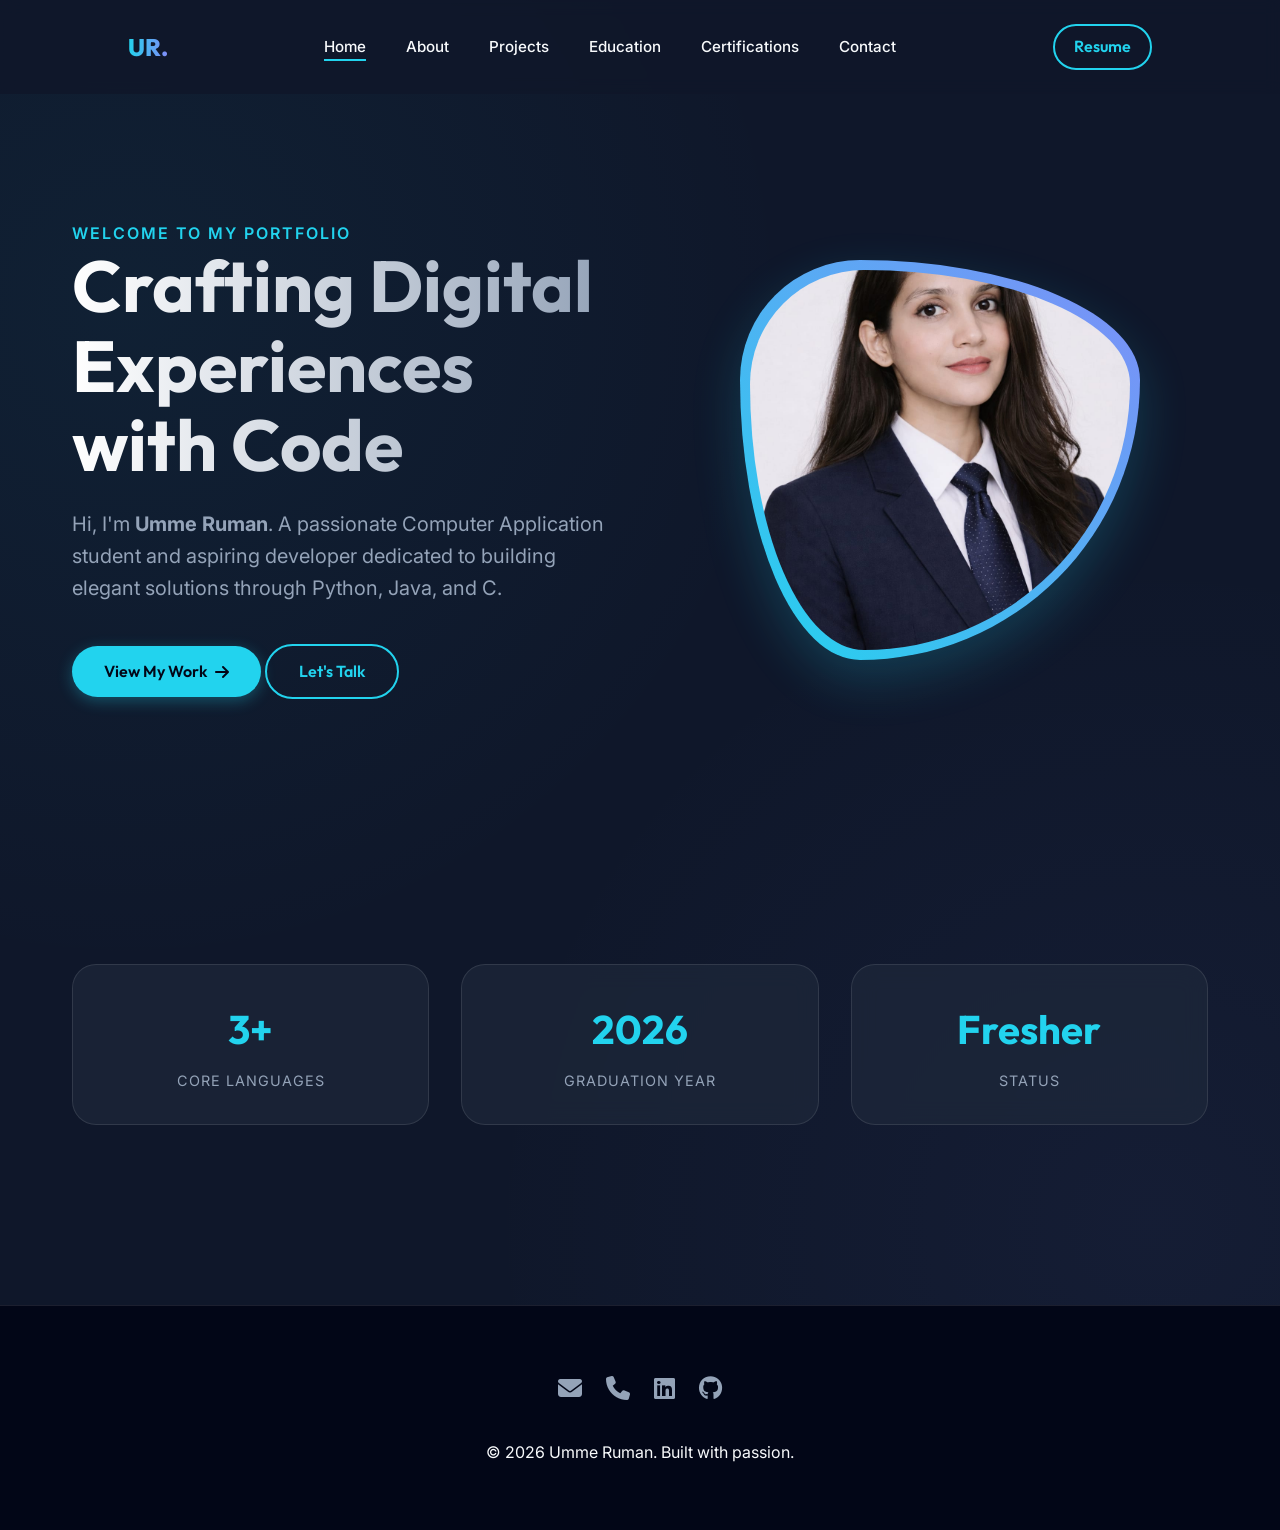
<file: index.html>
<!DOCTYPE html>
<html lang="en">
<head>
    <meta charset="UTF-8">
    <meta name="viewport" content="width=device-width, initial-scale=1.0">
    <title>Umme Ruman | Professional Portfolio</title>
    <link rel="stylesheet" href="css/style.css">
    <link rel="stylesheet" href="https://cdnjs.cloudflare.com/ajax/libs/font-awesome/6.4.0/css/all.min.css">
    <style>
        .hero {
            display: flex;
            align-items: center;
            justify-content: space-between;
            min-height: 80vh;
            gap: 4rem;
        }

        .hero-content {
            flex: 1;
        }

        .hero-content h1 {
            font-size: 4.5rem;
            line-height: 1.1;
            margin-bottom: 1.5rem;
            background: linear-gradient(to right, #fff, var(--text-muted));
            -webkit-background-clip: text;
            -webkit-text-fill-color: transparent;
        }

        .hero-content p {
            font-size: 1.25rem;
            color: var(--text-muted);
            margin-bottom: 2.5rem;
            max-width: 600px;
        }

        .hero-image-container {
            flex: 1;
            display: flex;
            justify-content: center;
            position: relative;
        }

        .hero-image {
            width: 400px;
            height: 400px;
            border-radius: 30% 70% 70% 30% / 30% 30% 70% 70%;
            background: linear-gradient(45deg, var(--primary), var(--secondary));
            padding: 10px;
            box-shadow: 0 20px 50px rgba(34, 211, 238, 0.2);
            transition: var(--transition);
            overflow: hidden;
        }

        .hero-image img {
            width: 100%;
            height: 100%;
            object-fit: cover;
            border-radius: inherit;
        }

        .hero-image:hover {
            border-radius: 50%;
        }

        .stats-grid {
            display: grid;
            grid-template-columns: repeat(3, 1fr);
            gap: 2rem;
            margin-top: 4rem;
        }

        .stat-card {
            padding: 2rem;
            text-align: center;
        }

        .stat-card h3 {
            font-size: 2.5rem;
            color: var(--primary);
            margin-bottom: 0.5rem;
        }

        .stat-card p {
            color: var(--text-muted);
            font-size: 0.9rem;
            text-transform: uppercase;
            letter-spacing: 1px;
        }

        @media (max-width: 992px) {
            .hero {
                flex-direction: column-reverse;
                text-align: center;
                gap: 2rem;
            }
            .hero-content h1 { font-size: 3rem; }
            .hero-image { width: 300px; height: 300px; }
            .stats-grid { grid-template-columns: 1fr; }
        }
    </style>
</head>
<body>
    <nav>
        <a href="index.html" class="logo">UR.</a>
        <ul class="nav-links">
            <li><a href="index.html" class="active">Home</a></li>
            <li><a href="about.html">About</a></li>
            <li><a href="projects.html">Projects</a></li>
            <li><a href="education.html">Education</a></li>
            <li><a href="certifications.html">Certifications</a></li>
            <li><a href="contact.html">Contact</a></li>
        </ul>
        <a href="assets/resume.jpg" target="_blank" class="btn btn-outline" style="padding: 0.5rem 1.2rem;">Resume</a>
    </nav>

    <div class="container">
        <section class="hero visible">
            <div class="hero-content">
                <span class="fade-in" style="color: var(--primary); font-weight: 600; letter-spacing: 2px;">WELCOME TO MY PORTFOLIO</span>
                <h1>Crafting Digital Experiences with Code</h1>
                <p>Hi, I'm <strong>Umme Ruman</strong>. A passionate Computer Application student and aspiring developer dedicated to building elegant solutions through Python, Java, and C.</p>
                <div class="btn-group">
                    <a href="projects.html" class="btn btn-primary">View My Work <i class="fas fa-arrow-right"></i></a>
                    <a href="contact.html" class="btn btn-outline">Let's Talk</a>
                </div>
            </div>
            <div class="hero-image-container">
                <div class="hero-image">
                    <img src="assets/photo.jpg" alt="Umme Ruman">
                </div>
            </div>
        </section>

        <section class="stats">
            <div class="stats-grid">
                <div class="glass stat-card">
                    <h3>3+</h3>
                    <p>Core Languages</p>
                </div>
                <div class="glass stat-card">
                    <h3>2026</h3>
                    <p>Graduation Year</p>
                </div>
                <div class="glass stat-card">
                    <h3>Fresher</h3>
                    <p>Status</p>
                </div>
            </div>
        </section>
    </div>

    <footer>
        <div class="social-links">
            <a href="mailto:ummeruman2424@gmail.com"><i class="fas fa-envelope"></i></a>
            <a href="tel:+91917975290362"><i class="fas fa-phone"></i></a>
            <a href="#"><i class="fab fa-linkedin"></i></a>
            <a href="#"><i class="fab fa-github"></i></a>
        </div>
        <p>&copy; 2026 Umme Ruman. Built with passion.</p>
    </footer>

    <script src="js/main.js"></script>
</body>
</html>
</file>
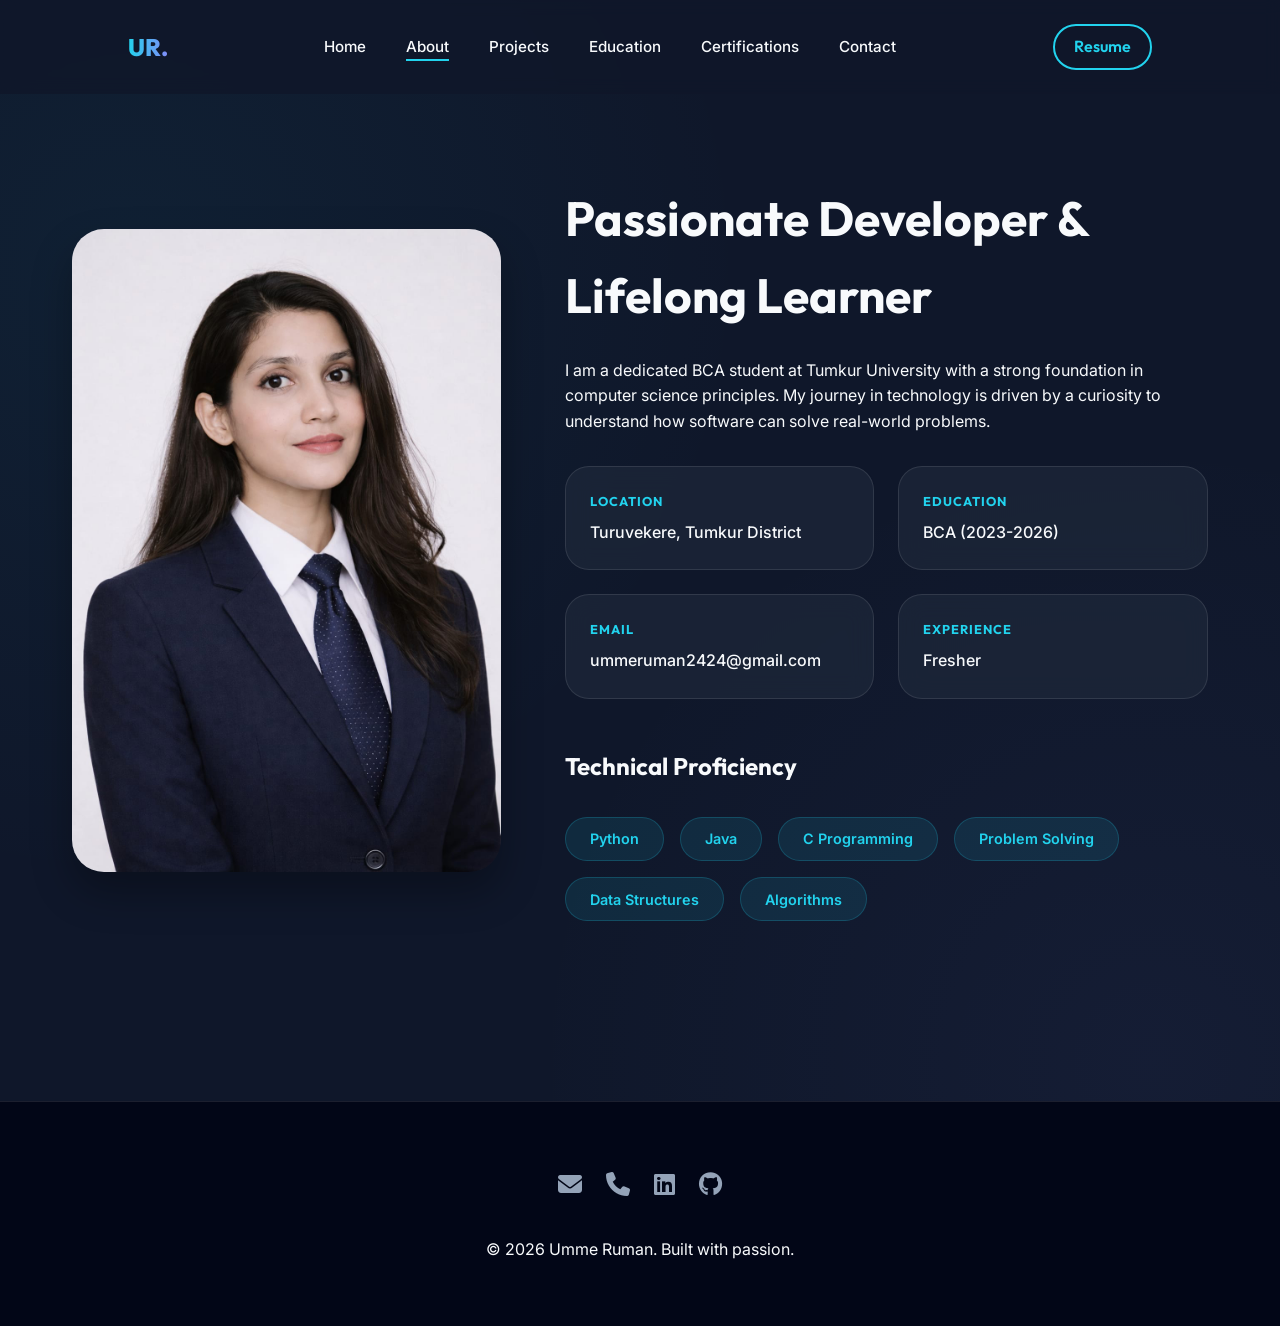
<file: about.html>
<!DOCTYPE html>
<html lang="en">
<head>
    <meta charset="UTF-8">
    <meta name="viewport" content="width=device-width, initial-scale=1.0">
    <title>About Me | Umme Ruman</title>
    <link rel="stylesheet" href="css/style.css">
    <link rel="stylesheet" href="https://cdnjs.cloudflare.com/ajax/libs/font-awesome/6.4.0/css/all.min.css">
    <style>
        .about-grid {
            display: grid;
            grid-template-columns: 1fr 1.5fr;
            gap: 4rem;
            align-items: center;
        }

        .about-image {
            width: 100%;
            border-radius: 2rem;
            overflow: hidden;
            box-shadow: 0 20px 40px rgba(0,0,0,0.3);
        }

        .about-image img {
            width: 100%;
            display: block;
        }

        .skill-list {
            display: flex;
            flex-wrap: wrap;
            gap: 1rem;
            margin-top: 2rem;
        }

        .skill-tag {
            padding: 0.6rem 1.5rem;
            background: rgba(34, 211, 238, 0.1);
            border: 1px solid rgba(34, 211, 238, 0.2);
            border-radius: 50px;
            color: var(--primary);
            font-weight: 600;
            font-size: 0.9rem;
            transition: var(--transition);
        }

        .skill-tag:hover {
            background: var(--primary);
            color: var(--bg-darker);
            transform: translateY(-5px);
        }

        .details-grid {
            display: grid;
            grid-template-columns: 1fr 1fr;
            gap: 1.5rem;
            margin-top: 2rem;
        }

        .detail-item {
            padding: 1.5rem;
        }

        .detail-item h4 {
            color: var(--primary);
            margin-bottom: 0.5rem;
            font-size: 0.8rem;
            text-transform: uppercase;
            letter-spacing: 1px;
        }

        .detail-item p {
            font-weight: 500;
        }

        @media (max-width: 992px) {
            .about-grid { grid-template-columns: 1fr; }
        }
    </style>
</head>
<body>
    <nav>
        <a href="index.html" class="logo">UR.</a>
        <ul class="nav-links">
            <li><a href="index.html">Home</a></li>
            <li><a href="about.html" class="active">About</a></li>
            <li><a href="projects.html">Projects</a></li>
            <li><a href="education.html">Education</a></li>
            <li><a href="certifications.html">Certifications</a></li>
            <li><a href="contact.html">Contact</a></li>
        </ul>
        <a href="assets/resume.jpg" target="_blank" class="btn btn-outline" style="padding: 0.5rem 1.2rem;">Resume</a>
    </nav>

    <div class="container">
        <section class="visible">
            <div class="about-grid">
                <div class="about-image">
                    <img src="assets/photo.jpg" alt="Umme Ruman">
                </div>
                <div class="about-content">
                    <h2 style="font-size: 3rem; margin-bottom: 1.5rem;">Passionate Developer & Lifelong Learner</h2>
                    <p>I am a dedicated BCA student at Tumkur University with a strong foundation in computer science principles. My journey in technology is driven by a curiosity to understand how software can solve real-world problems.</p>
                    
                    <div class="details-grid">
                        <div class="glass detail-item">
                            <h4>Location</h4>
                            <p>Turuvekere, Tumkur District</p>
                        </div>
                        <div class="glass detail-item">
                            <h4>Education</h4>
                            <p>BCA (2023-2026)</p>
                        </div>
                        <div class="glass detail-item">
                            <h4>Email</h4>
                            <p>ummeruman2424@gmail.com</p>
                        </div>
                        <div class="glass detail-item">
                            <h4>Experience</h4>
                            <p>Fresher</p>
                        </div>
                    </div>

                    <h3 style="margin-top: 3rem; font-size: 1.5rem;">Technical Proficiency</h3>
                    <div class="skill-list">
                        <span class="skill-tag">Python</span>
                        <span class="skill-tag">Java</span>
                        <span class="skill-tag">C Programming</span>
                        <span class="skill-tag">Problem Solving</span>
                        <span class="skill-tag">Data Structures</span>
                        <span class="skill-tag">Algorithms</span>
                    </div>
                </div>
            </div>
        </section>
    </div>

    <footer>
        <div class="social-links">
            <a href="mailto:ummeruman2424@gmail.com"><i class="fas fa-envelope"></i></a>
            <a href="tel:+91917975290362"><i class="fas fa-phone"></i></a>
            <a href="#"><i class="fab fa-linkedin"></i></a>
            <a href="#"><i class="fab fa-github"></i></a>
        </div>
        <p>&copy; 2026 Umme Ruman. Built with passion.</p>
    </footer>

    <script src="js/main.js"></script>
</body>
</html>
</file>
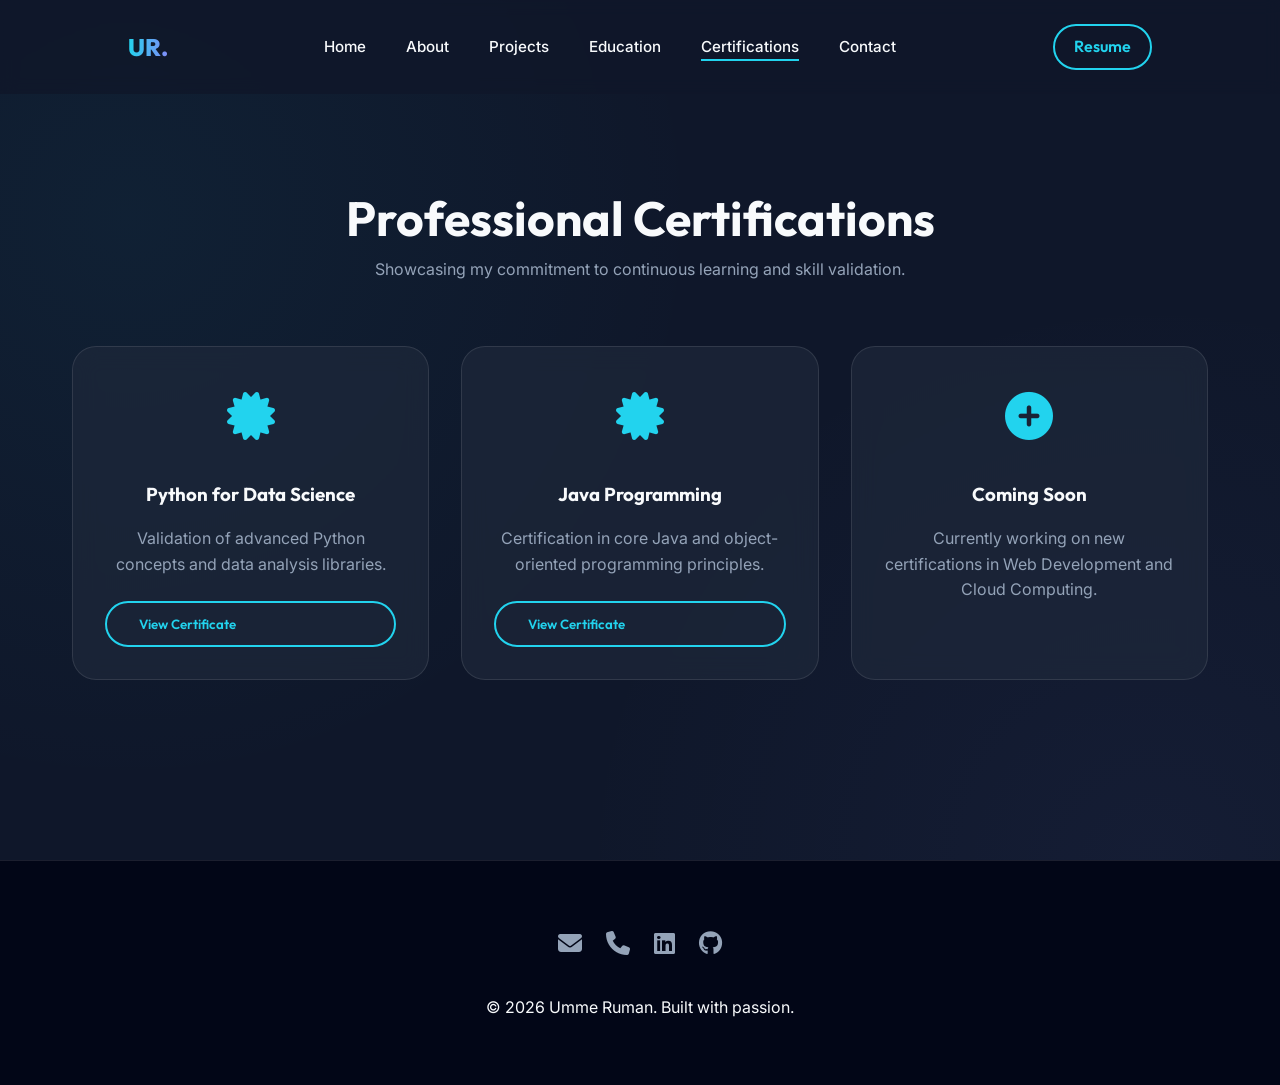
<file: certifications.html>
<!DOCTYPE html>
<html lang="en">
<head>
    <meta charset="UTF-8">
    <meta name="viewport" content="width=device-width, initial-scale=1.0">
    <title>Certifications | Umme Ruman</title>
    <link rel="stylesheet" href="css/style.css">
    <link rel="stylesheet" href="https://cdnjs.cloudflare.com/ajax/libs/font-awesome/6.4.0/css/all.min.css">
    <style>
        .cert-grid {
            display: grid;
            grid-template-columns: repeat(auto-fill, minmax(300px, 1fr));
            gap: 2rem;
            margin-top: 3rem;
        }

        .cert-card {
            padding: 2rem;
            text-align: center;
            transition: var(--transition);
        }

        .cert-card:hover {
            transform: scale(1.05);
            border-color: var(--primary);
        }

        .cert-icon {
            font-size: 3rem;
            color: var(--primary);
            margin-bottom: 1.5rem;
        }

        .cert-card h3 {
            margin-bottom: 1rem;
        }

        .cert-card p {
            color: var(--text-muted);
            margin-bottom: 1.5rem;
        }
    </style>
</head>
<body>
    <nav>
        <a href="index.html" class="logo">UR.</a>
        <ul class="nav-links">
            <li><a href="index.html">Home</a></li>
            <li><a href="about.html">About</a></li>
            <li><a href="projects.html">Projects</a></li>
            <li><a href="education.html">Education</a></li>
            <li><a href="certifications.html" class="active">Certifications</a></li>
            <li><a href="contact.html">Contact</a></li>
        </ul>
        <a href="assets/resume.jpg" target="_blank" class="btn btn-outline" style="padding: 0.5rem 1.2rem;">Resume</a>
    </nav>

    <div class="container">
        <section class="visible">
            <h2 style="font-size: 3rem; text-align: center;">Professional Certifications</h2>
            <p style="text-align: center; color: var(--text-muted); margin-bottom: 4rem;">Showcasing my commitment to continuous learning and skill validation.</p>
            
            <div class="cert-grid">
                <div class="glass cert-card">
                    <div class="cert-icon"><i class="fas fa-certificate"></i></div>
                    <h3>Python for Data Science</h3>
                    <p>Validation of advanced Python concepts and data analysis libraries.</p>
                    <button class="btn btn-outline" style="width: 100%;">View Certificate</button>
                </div>

                <div class="glass cert-card">
                    <div class="cert-icon"><i class="fas fa-certificate"></i></div>
                    <h3>Java Programming</h3>
                    <p>Certification in core Java and object-oriented programming principles.</p>
                    <button class="btn btn-outline" style="width: 100%;">View Certificate</button>
                </div>

                <div class="glass cert-card">
                    <div class="cert-icon"><i class="fas fa-plus-circle"></i></div>
                    <h3>Coming Soon</h3>
                    <p>Currently working on new certifications in Web Development and Cloud Computing.</p>
                </div>
            </div>
        </section>
    </div>

    <footer>
        <div class="social-links">
            <a href="mailto:ummeruman2424@gmail.com"><i class="fas fa-envelope"></i></a>
            <a href="tel:+91917975290362"><i class="fas fa-phone"></i></a>
            <a href="#"><i class="fab fa-linkedin"></i></a>
            <a href="#"><i class="fab fa-github"></i></a>
        </div>
        <p>&copy; 2026 Umme Ruman. Built with passion.</p>
    </footer>

    <script src="js/main.js"></script>
</body>
</html>
</file>
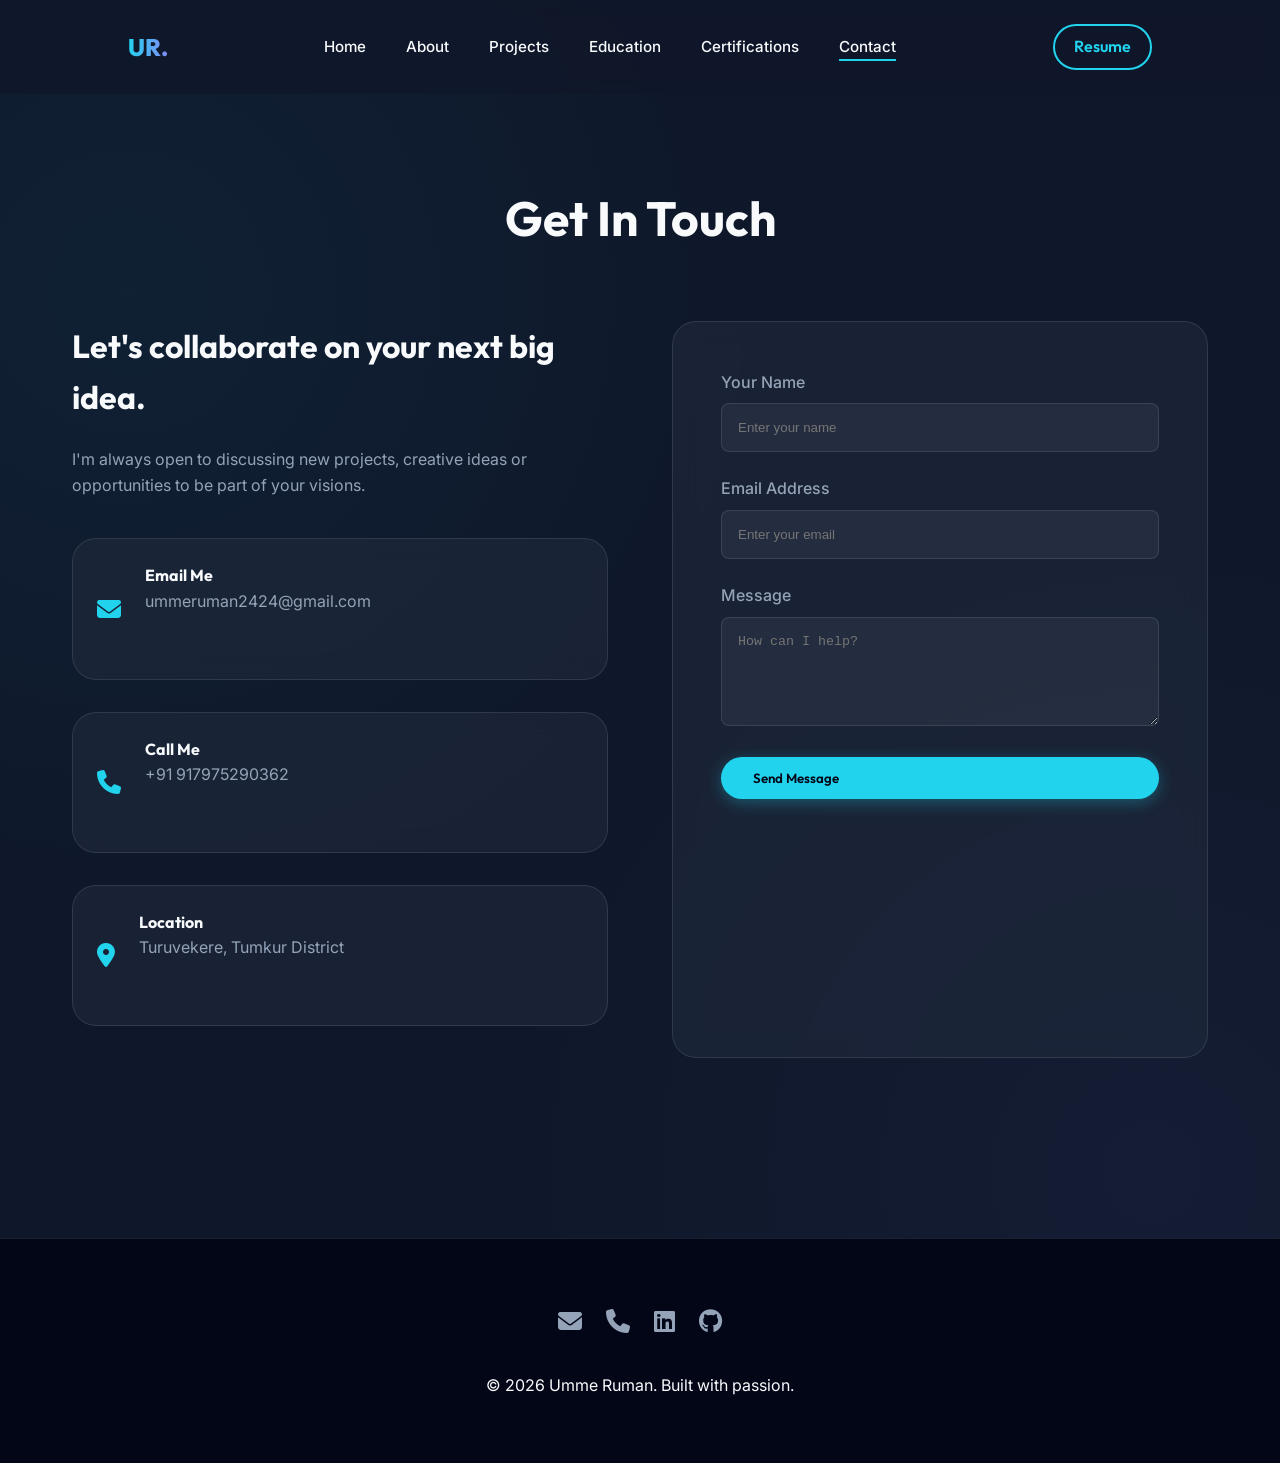
<file: contact.html>
<!DOCTYPE html>
<html lang="en">
<head>
    <meta charset="UTF-8">
    <meta name="viewport" content="width=device-width, initial-scale=1.0">
    <title>Contact | Umme Ruman</title>
    <link rel="stylesheet" href="css/style.css">
    <link rel="stylesheet" href="https://cdnjs.cloudflare.com/ajax/libs/font-awesome/6.4.0/css/all.min.css">
    <style>
        .contact-container {
            display: grid;
            grid-template-columns: 1fr 1fr;
            gap: 4rem;
            margin-top: 3rem;
        }

        .contact-info h3 {
            font-size: 2rem;
            margin-bottom: 1.5rem;
        }

        .contact-info p {
            margin-bottom: 2.5rem;
            color: var(--text-muted);
        }

        .info-card {
            display: flex;
            align-items: center;
            gap: 1.5rem;
            margin-bottom: 2rem;
            padding: 1.5rem;
        }

        .info-card i {
            font-size: 1.5rem;
            color: var(--primary);
        }

        .contact-form {
            padding: 3rem;
        }

        .form-group {
            margin-bottom: 1.5rem;
        }

        .form-group label {
            display: block;
            margin-bottom: 0.5rem;
            font-weight: 500;
            color: var(--text-muted);
        }

        .form-group input, .form-group textarea {
            width: 100%;
            padding: 1rem;
            background: rgba(255,255,255,0.05);
            border: 1px solid var(--glass-border);
            border-radius: 8px;
            color: var(--text-main);
            outline: none;
            transition: var(--transition);
        }

        .form-group input:focus, .form-group textarea:focus {
            border-color: var(--primary);
            background: rgba(255,255,255,0.08);
        }

        @media (max-width: 992px) {
            .contact-container { grid-template-columns: 1fr; }
        }
    </style>
</head>
<body>
    <nav>
        <a href="index.html" class="logo">UR.</a>
        <ul class="nav-links">
            <li><a href="index.html">Home</a></li>
            <li><a href="about.html">About</a></li>
            <li><a href="projects.html">Projects</a></li>
            <li><a href="education.html">Education</a></li>
            <li><a href="certifications.html">Certifications</a></li>
            <li><a href="contact.html" class="active">Contact</a></li>
        </ul>
        <a href="assets/resume.jpg" target="_blank" class="btn btn-outline" style="padding: 0.5rem 1.2rem;">Resume</a>
    </nav>

    <div class="container">
        <section class="visible">
            <h2 style="font-size: 3rem; text-align: center; margin-bottom: 4rem;">Get In Touch</h2>
            
            <div class="contact-container">
                <div class="contact-info">
                    <h3>Let's collaborate on your next big idea.</h3>
                    <p>I'm always open to discussing new projects, creative ideas or opportunities to be part of your visions.</p>
                    
                    <div class="glass info-card">
                        <i class="fas fa-envelope"></i>
                        <div>
                            <h4>Email Me</h4>
                            <p>ummeruman2424@gmail.com</p>
                        </div>
                    </div>

                    <div class="glass info-card">
                        <i class="fas fa-phone"></i>
                        <div>
                            <h4>Call Me</h4>
                            <p>+91 917975290362</p>
                        </div>
                    </div>

                    <div class="glass info-card">
                        <i class="fas fa-location-dot"></i>
                        <div>
                            <h4>Location</h4>
                            <p>Turuvekere, Tumkur District</p>
                        </div>
                    </div>
                </div>

                <div class="glass contact-form">
                    <form>
                        <div class="form-group">
                            <label>Your Name</label>
                            <input type="text" placeholder="Enter your name">
                        </div>
                        <div class="form-group">
                            <label>Email Address</label>
                            <input type="email" placeholder="Enter your email">
                        </div>
                        <div class="form-group">
                            <label>Message</label>
                            <textarea rows="5" placeholder="How can I help?"></textarea>
                        </div>
                        <button type="submit" class="btn btn-primary" style="width: 100%;">Send Message</button>
                    </form>
                </div>
            </div>
        </section>
    </div>

    <footer>
        <div class="social-links">
            <a href="mailto:ummeruman2424@gmail.com"><i class="fas fa-envelope"></i></a>
            <a href="tel:+91917975290362"><i class="fas fa-phone"></i></a>
            <a href="#"><i class="fab fa-linkedin"></i></a>
            <a href="#"><i class="fab fa-github"></i></a>
        </div>
        <p>&copy; 2026 Umme Ruman. Built with passion.</p>
    </footer>

    <script src="js/main.js"></script>
</body>
</html>
</file>
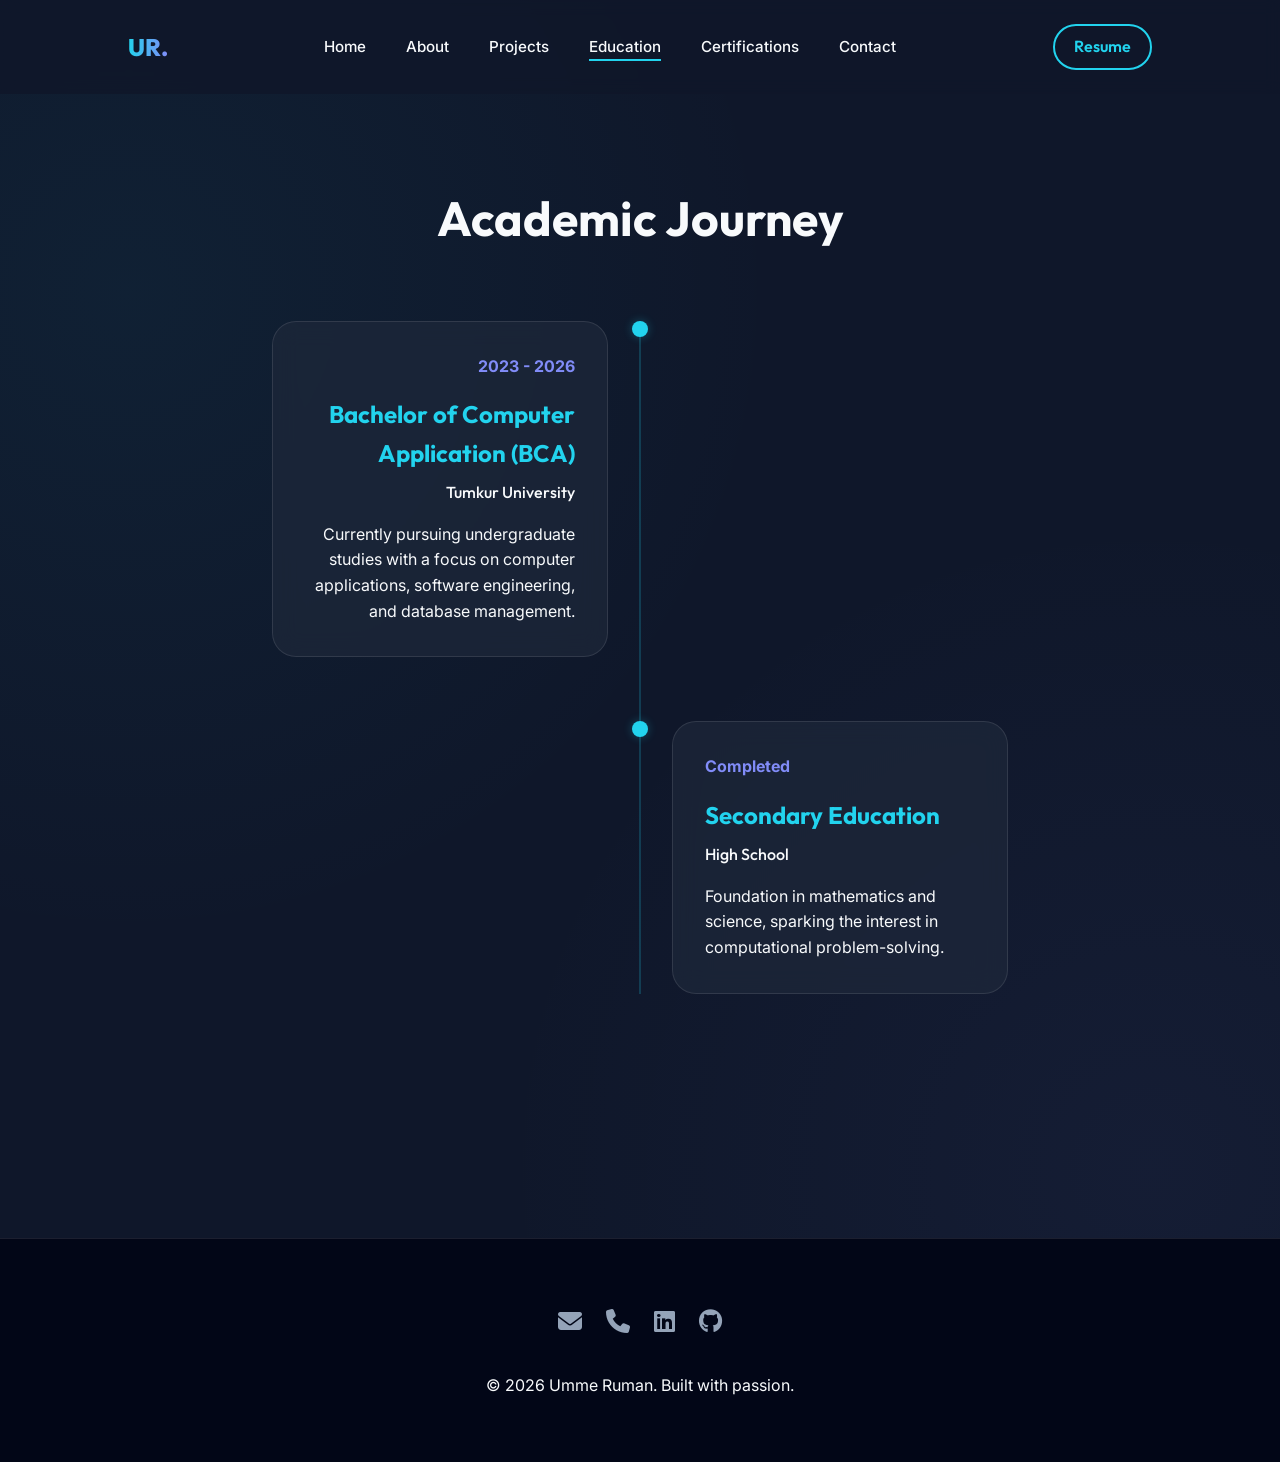
<file: education.html>
<!DOCTYPE html>
<html lang="en">
<head>
    <meta charset="UTF-8">
    <meta name="viewport" content="width=device-width, initial-scale=1.0">
    <title>Education | Umme Ruman</title>
    <link rel="stylesheet" href="css/style.css">
    <link rel="stylesheet" href="https://cdnjs.cloudflare.com/ajax/libs/font-awesome/6.4.0/css/all.min.css">
    <style>
        .timeline {
            max-width: 800px;
            margin: 4rem auto;
            position: relative;
        }

        .timeline::before {
            content: '';
            position: absolute;
            left: 50%;
            width: 2px;
            height: 100%;
            background: rgba(34, 211, 238, 0.2);
            transform: translateX(-50%);
        }

        .timeline-item {
            margin-bottom: 4rem;
            position: relative;
            width: 50%;
            padding: 0 2rem;
        }

        .timeline-item:nth-child(odd) {
            left: 0;
            text-align: right;
        }

        .timeline-item:nth-child(even) {
            left: 50%;
            text-align: left;
        }

        .timeline-dot {
            position: absolute;
            top: 0;
            width: 16px;
            height: 16px;
            background: var(--primary);
            border-radius: 50%;
            box-shadow: 0 0 10px var(--primary-glow);
            z-index: 10;
        }

        .timeline-item:nth-child(odd) .timeline-dot {
            right: -8px;
        }

        .timeline-item:nth-child(even) .timeline-dot {
            left: -8px;
        }

        .timeline-content {
            padding: 2rem;
        }

        .timeline-content h3 {
            color: var(--primary);
            font-size: 1.5rem;
            margin-bottom: 0.5rem;
        }

        .timeline-content h4 {
            color: var(--text-main);
            margin-bottom: 1rem;
            font-weight: 500;
        }

        .timeline-date {
            font-weight: 700;
            color: var(--secondary);
            margin-bottom: 1rem;
            display: block;
        }

        @media (max-width: 768px) {
            .timeline::before { left: 20px; }
            .timeline-item { width: 100%; left: 0 !important; text-align: left !important; padding-left: 50px; }
            .timeline-dot { left: 12px !important; }
        }
    </style>
</head>
<body>
    <nav>
        <a href="index.html" class="logo">UR.</a>
        <ul class="nav-links">
            <li><a href="index.html">Home</a></li>
            <li><a href="about.html">About</a></li>
            <li><a href="projects.html">Projects</a></li>
            <li><a href="education.html" class="active">Education</a></li>
            <li><a href="certifications.html">Certifications</a></li>
            <li><a href="contact.html">Contact</a></li>
        </ul>
        <a href="assets/resume.jpg" target="_blank" class="btn btn-outline" style="padding: 0.5rem 1.2rem;">Resume</a>
    </nav>

    <div class="container">
        <section class="visible">
            <h2 style="font-size: 3rem; text-align: center;">Academic Journey</h2>
            
            <div class="timeline">
                <div class="timeline-item">
                    <div class="timeline-dot"></div>
                    <div class="glass timeline-content">
                        <span class="timeline-date">2023 - 2026</span>
                        <h3>Bachelor of Computer Application (BCA)</h3>
                        <h4>Tumkur University</h4>
                        <p>Currently pursuing undergraduate studies with a focus on computer applications, software engineering, and database management.</p>
                    </div>
                </div>

                <div class="timeline-item">
                    <div class="timeline-dot"></div>
                    <div class="glass timeline-content">
                        <span class="timeline-date">Completed</span>
                        <h3>Secondary Education</h3>
                        <h4>High School</h4>
                        <p>Foundation in mathematics and science, sparking the interest in computational problem-solving.</p>
                    </div>
                </div>
            </div>
        </section>
    </div>

    <footer>
        <div class="social-links">
            <a href="mailto:ummeruman2424@gmail.com"><i class="fas fa-envelope"></i></a>
            <a href="tel:+91917975290362"><i class="fas fa-phone"></i></a>
            <a href="#"><i class="fab fa-linkedin"></i></a>
            <a href="#"><i class="fab fa-github"></i></a>
        </div>
        <p>&copy; 2026 Umme Ruman. Built with passion.</p>
    </footer>

    <script src="js/main.js"></script>
</body>
</html>
</file>
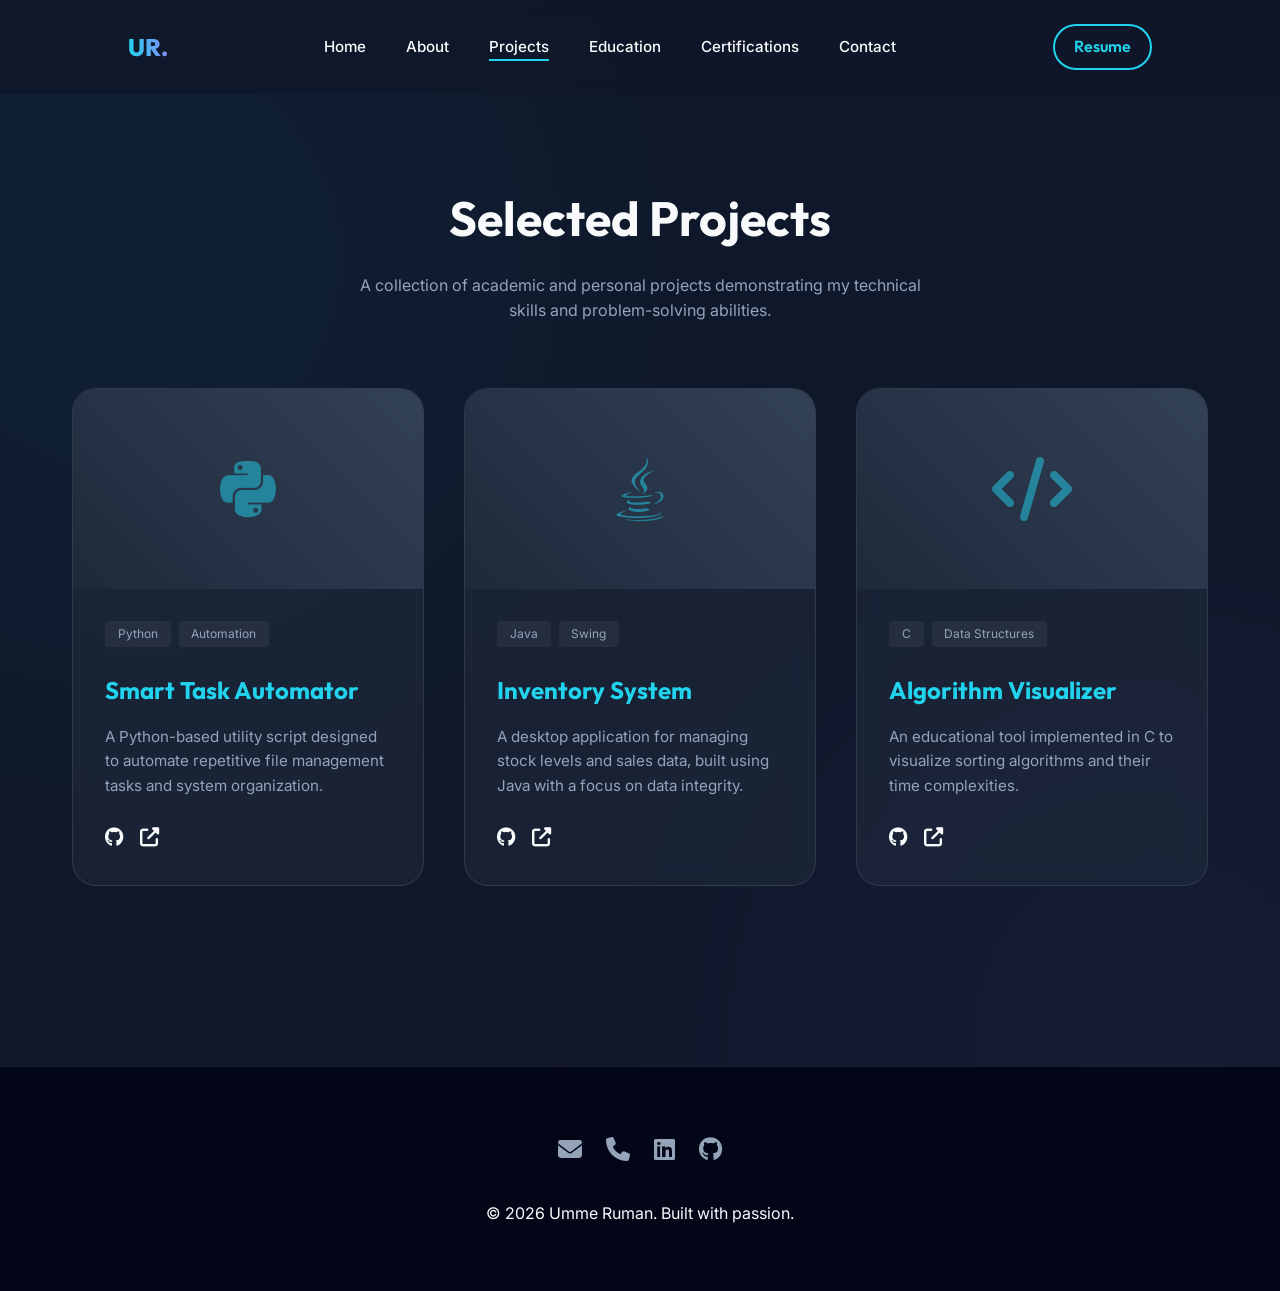
<file: projects.html>
<!DOCTYPE html>
<html lang="en">
<head>
    <meta charset="UTF-8">
    <meta name="viewport" content="width=device-width, initial-scale=1.0">
    <title>Projects | Umme Ruman</title>
    <link rel="stylesheet" href="css/style.css">
    <link rel="stylesheet" href="https://cdnjs.cloudflare.com/ajax/libs/font-awesome/6.4.0/css/all.min.css">
    <style>
        .projects-grid {
            display: grid;
            grid-template-columns: repeat(auto-fill, minmax(350px, 1fr));
            gap: 2.5rem;
            margin-top: 3rem;
        }

        .project-card {
            overflow: hidden;
            transition: var(--transition);
            display: flex;
            flex-direction: column;
        }

        .project-card:hover {
            transform: translateY(-10px);
            box-shadow: 0 20px 40px rgba(34, 211, 238, 0.1);
            border-color: var(--primary);
        }

        .project-image {
            width: 100%;
            height: 200px;
            background: linear-gradient(45deg, #1e293b, #334155);
            display: flex;
            align-items: center;
            justify-content: center;
            position: relative;
        }

        .project-image i {
            font-size: 4rem;
            color: var(--primary);
            opacity: 0.5;
        }

        .project-info {
            padding: 2rem;
            flex-grow: 1;
            display: flex;
            flex-direction: column;
        }

        .project-info h3 {
            font-size: 1.5rem;
            margin-bottom: 1rem;
            color: var(--primary);
        }

        .project-info p {
            color: var(--text-muted);
            font-size: 0.95rem;
            margin-bottom: 1.5rem;
        }

        .project-tags {
            display: flex;
            gap: 0.5rem;
            margin-bottom: 1.5rem;
        }

        .tag {
            font-size: 0.75rem;
            padding: 0.2rem 0.8rem;
            background: rgba(255,255,255,0.05);
            border-radius: 4px;
            color: var(--text-muted);
        }

        .project-links {
            margin-top: auto;
            display: flex;
            gap: 1rem;
        }

        .project-links a {
            color: var(--text-main);
            text-decoration: none;
            font-size: 1.2rem;
            transition: var(--transition);
        }

        .project-links a:hover {
            color: var(--primary);
        }
    </style>
</head>
<body>
    <nav>
        <a href="index.html" class="logo">UR.</a>
        <ul class="nav-links">
            <li><a href="index.html">Home</a></li>
            <li><a href="about.html">About</a></li>
            <li><a href="projects.html" class="active">Projects</a></li>
            <li><a href="education.html">Education</a></li>
            <li><a href="certifications.html">Certifications</a></li>
            <li><a href="contact.html">Contact</a></li>
        </ul>
        <a href="assets/resume.jpg" target="_blank" class="btn btn-outline" style="padding: 0.5rem 1.2rem;">Resume</a>
    </nav>

    <div class="container">
        <section class="visible">
            <h2 style="font-size: 3rem; text-align: center; margin-bottom: 1rem;">Selected Projects</h2>
            <p style="text-align: center; color: var(--text-muted); max-width: 600px; margin: 0 auto 4rem;">A collection of academic and personal projects demonstrating my technical skills and problem-solving abilities.</p>
            
            <div class="projects-grid">
                <!-- Project 1 -->
                <div class="glass project-card">
                    <div class="project-image">
                        <i class="fab fa-python"></i>
                    </div>
                    <div class="project-info">
                        <div class="project-tags">
                            <span class="tag">Python</span>
                            <span class="tag">Automation</span>
                        </div>
                        <h3>Smart Task Automator</h3>
                        <p>A Python-based utility script designed to automate repetitive file management tasks and system organization.</p>
                        <div class="project-links">
                            <a href="#"><i class="fab fa-github"></i></a>
                            <a href="#"><i class="fas fa-external-link-alt"></i></a>
                        </div>
                    </div>
                </div>

                <!-- Project 2 -->
                <div class="glass project-card">
                    <div class="project-image">
                        <i class="fab fa-java"></i>
                    </div>
                    <div class="project-info">
                        <div class="project-tags">
                            <span class="tag">Java</span>
                            <span class="tag">Swing</span>
                        </div>
                        <h3>Inventory System</h3>
                        <p>A desktop application for managing stock levels and sales data, built using Java with a focus on data integrity.</p>
                        <div class="project-links">
                            <a href="#"><i class="fab fa-github"></i></a>
                            <a href="#"><i class="fas fa-external-link-alt"></i></a>
                        </div>
                    </div>
                </div>

                <!-- Project 3 -->
                <div class="glass project-card">
                    <div class="project-image">
                        <i class="fas fa-code"></i>
                    </div>
                    <div class="project-info">
                        <div class="project-tags">
                            <span class="tag">C</span>
                            <span class="tag">Data Structures</span>
                        </div>
                        <h3>Algorithm Visualizer</h3>
                        <p>An educational tool implemented in C to visualize sorting algorithms and their time complexities.</p>
                        <div class="project-links">
                            <a href="#"><i class="fab fa-github"></i></a>
                            <a href="#"><i class="fas fa-external-link-alt"></i></a>
                        </div>
                    </div>
                </div>
            </div>
        </section>
    </div>

    <footer>
        <div class="social-links">
            <a href="mailto:ummeruman2424@gmail.com"><i class="fas fa-envelope"></i></a>
            <a href="tel:+91917975290362"><i class="fas fa-phone"></i></a>
            <a href="#"><i class="fab fa-linkedin"></i></a>
            <a href="#"><i class="fab fa-github"></i></a>
        </div>
        <p>&copy; 2026 Umme Ruman. Built with passion.</p>
    </footer>

    <script src="js/main.js"></script>
</body>
</html>
</file>
<file: css/style.css>
@import url('https://fonts.googleapis.com/css2?family=Inter:wght@300;400;500;600&family=Outfit:wght@400;600;700;800&display=swap');

:root {
    --bg-dark: #0f172a;
    --bg-darker: #020617;
    --primary: #22d3ee;
    --primary-glow: rgba(34, 211, 238, 0.3);
    --secondary: #818cf8;
    --accent: #f472b6;
    --text-main: #f8fafc;
    --text-muted: #94a3b8;
    --glass: rgba(30, 41, 59, 0.7);
    --glass-border: rgba(255, 255, 255, 0.1);
    --transition: all 0.4s cubic-bezier(0.4, 0, 0.2, 1);
}

* {
    margin: 0;
    padding: 0;
    box-sizing: border-box;
}

body {
    background-color: var(--bg-dark);
    background-image: 
        radial-gradient(circle at 10% 20%, rgba(34, 211, 238, 0.05) 0%, transparent 40%),
        radial-gradient(circle at 90% 80%, rgba(129, 140, 248, 0.05) 0%, transparent 40%);
    color: var(--text-main);
    font-family: 'Inter', sans-serif;
    line-height: 1.6;
    overflow-x: hidden;
    min-height: 100vh;
}

h1, h2, h3, h4 {
    font-family: 'Outfit', sans-serif;
    font-weight: 700;
}

/* Glassmorphism utility */
.glass {
    background: var(--glass);
    backdrop-filter: blur(12px);
    -webkit-backdrop-filter: blur(12px);
    border: 1px solid var(--glass-border);
    border-radius: 1.5rem;
}

/* Navigation */
nav {
    position: fixed;
    top: 0;
    width: 100%;
    padding: 1.5rem 10%;
    display: flex;
    justify-content: space-between;
    align-items: center;
    z-index: 1000;
    background: rgba(15, 23, 42, 0.8);
    backdrop-filter: blur(8px);
}

.logo {
    font-size: 1.5rem;
    font-weight: 800;
    font-family: 'Outfit', sans-serif;
    background: linear-gradient(to right, var(--primary), var(--secondary));
    -webkit-background-clip: text;
    -webkit-text-fill-color: transparent;
    text-decoration: none;
}

.nav-links {
    display: flex;
    gap: 2.5rem;
    list-style: none;
}

.nav-links a {
    text-decoration: none;
    color: var(--text-main);
    font-weight: 500;
    font-size: 0.95rem;
    transition: var(--transition);
    position: relative;
}

.nav-links a::after {
    content: '';
    position: absolute;
    bottom: -5px;
    left: 0;
    width: 0;
    height: 2px;
    background: var(--primary);
    transition: var(--transition);
}

.nav-links a:hover::after,
.nav-links a.active::after {
    width: 100%;
}

.nav-links a:hover {
    color: var(--primary);
}

/* Layout */
.container {
    max-width: 1200px;
    margin: 0 auto;
    padding: 100px 2rem;
}

section {
    padding: 80px 0;
    opacity: 0;
    transform: translateY(30px);
    transition: all 0.8s ease-out;
}

section.visible {
    opacity: 1;
    transform: translateY(0);
}

/* Buttons */
.btn {
    padding: 0.8rem 2rem;
    border-radius: 50px;
    font-weight: 600;
    text-decoration: none;
    display: inline-flex;
    align-items: center;
    gap: 0.5rem;
    transition: var(--transition);
    cursor: pointer;
    font-family: 'Outfit', sans-serif;
}

.btn-primary {
    background: var(--primary);
    color: var(--bg-darker);
    border: none;
    box-shadow: 0 4px 15px var(--primary-glow);
}

.btn-primary:hover {
    transform: translateY(-3px);
    box-shadow: 0 8px 25px var(--primary-glow);
}

.btn-outline {
    border: 2px solid var(--primary);
    color: var(--primary);
    background: transparent;
}

.btn-outline:hover {
    background: var(--primary);
    color: var(--bg-darker);
}

/* Animations */
@keyframes fadeIn {
    from { opacity: 0; transform: translateY(20px); }
    to { opacity: 1; transform: translateY(0); }
}

.fade-in {
    animation: fadeIn 0.8s ease forwards;
}

/* Footer */
footer {
    padding: 4rem 10%;
    background: var(--bg-darker);
    text-align: center;
    border-top: 1px solid var(--glass-border);
}

.social-links {
    display: flex;
    justify-content: center;
    gap: 1.5rem;
    margin-bottom: 2rem;
}

.social-links a {
    color: var(--text-muted);
    font-size: 1.5rem;
    transition: var(--transition);
}

.social-links a:hover {
    color: var(--primary);
    transform: scale(1.2);
}

/* Responsive */
@media (max-width: 768px) {
    .nav-links {
        display: none; /* Add mobile menu later */
    }
    
    .container {
        padding: 80px 1rem;
    }
}
</file>
